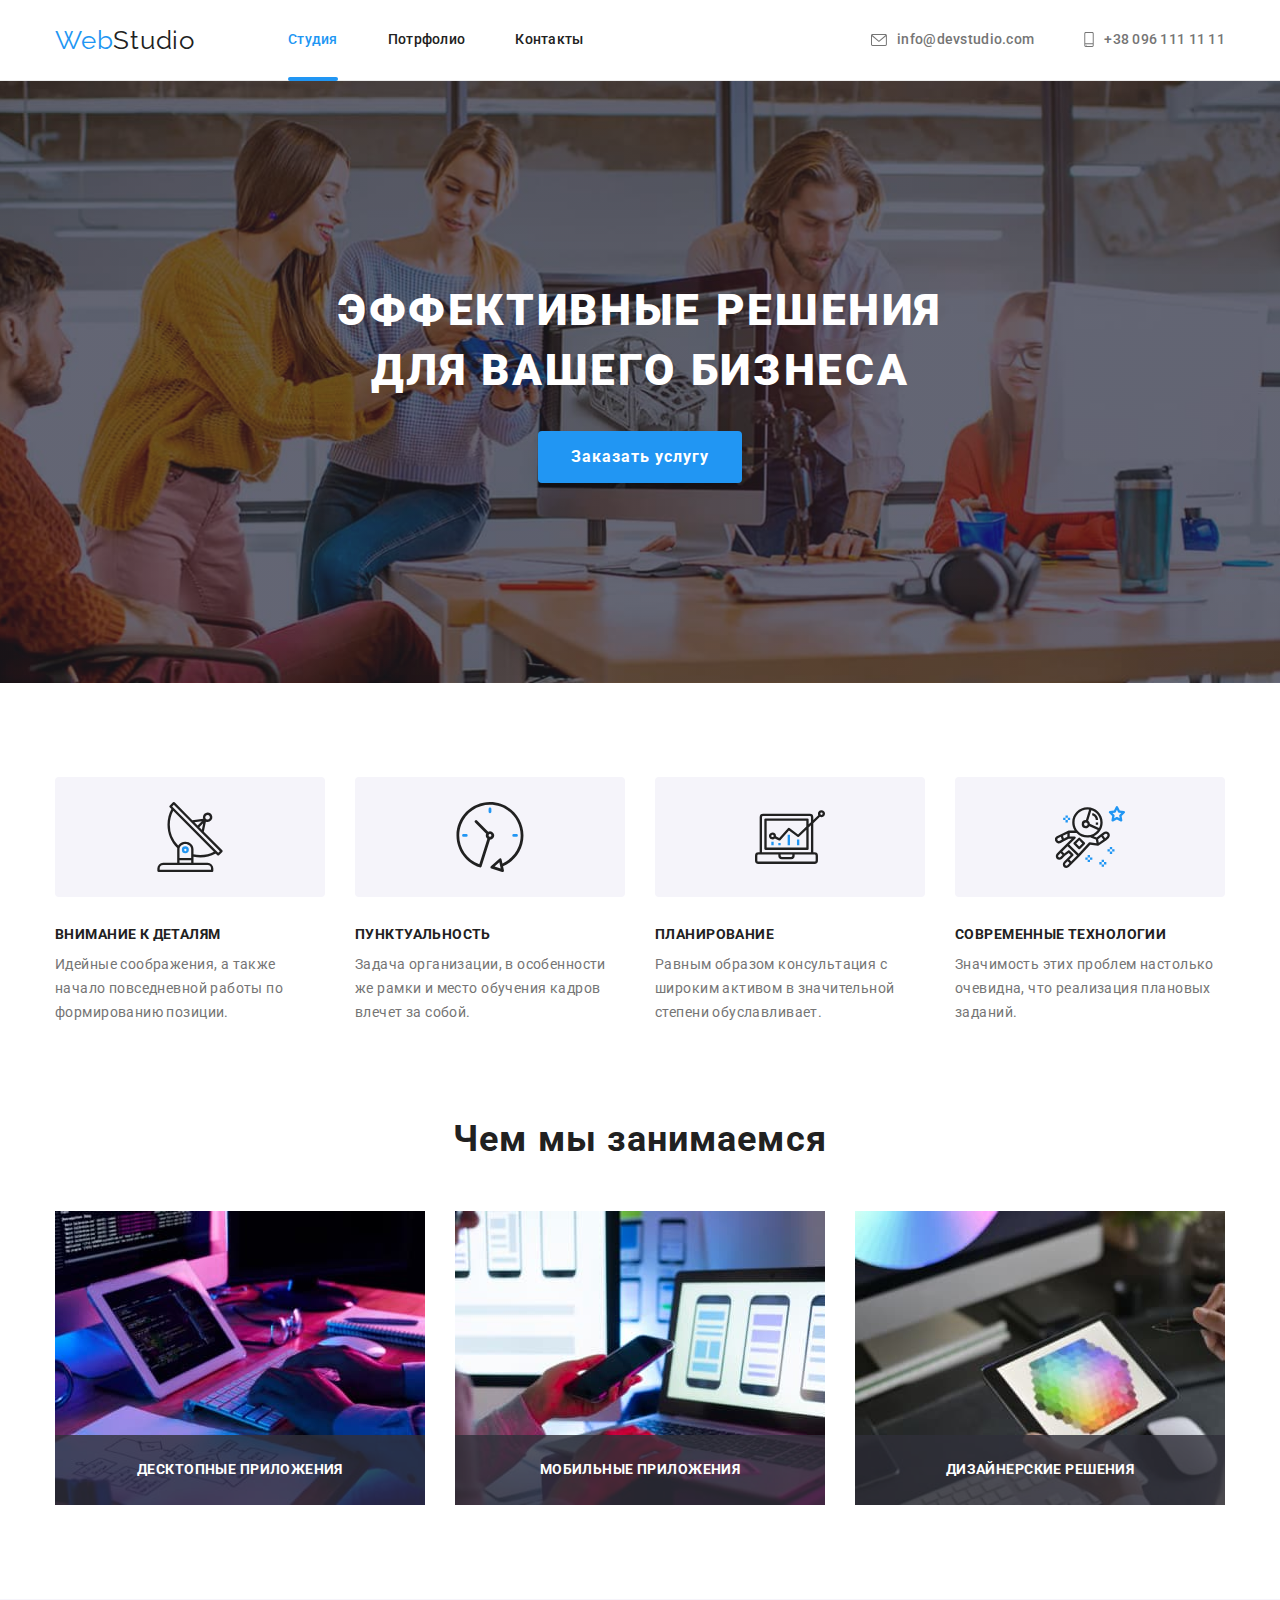
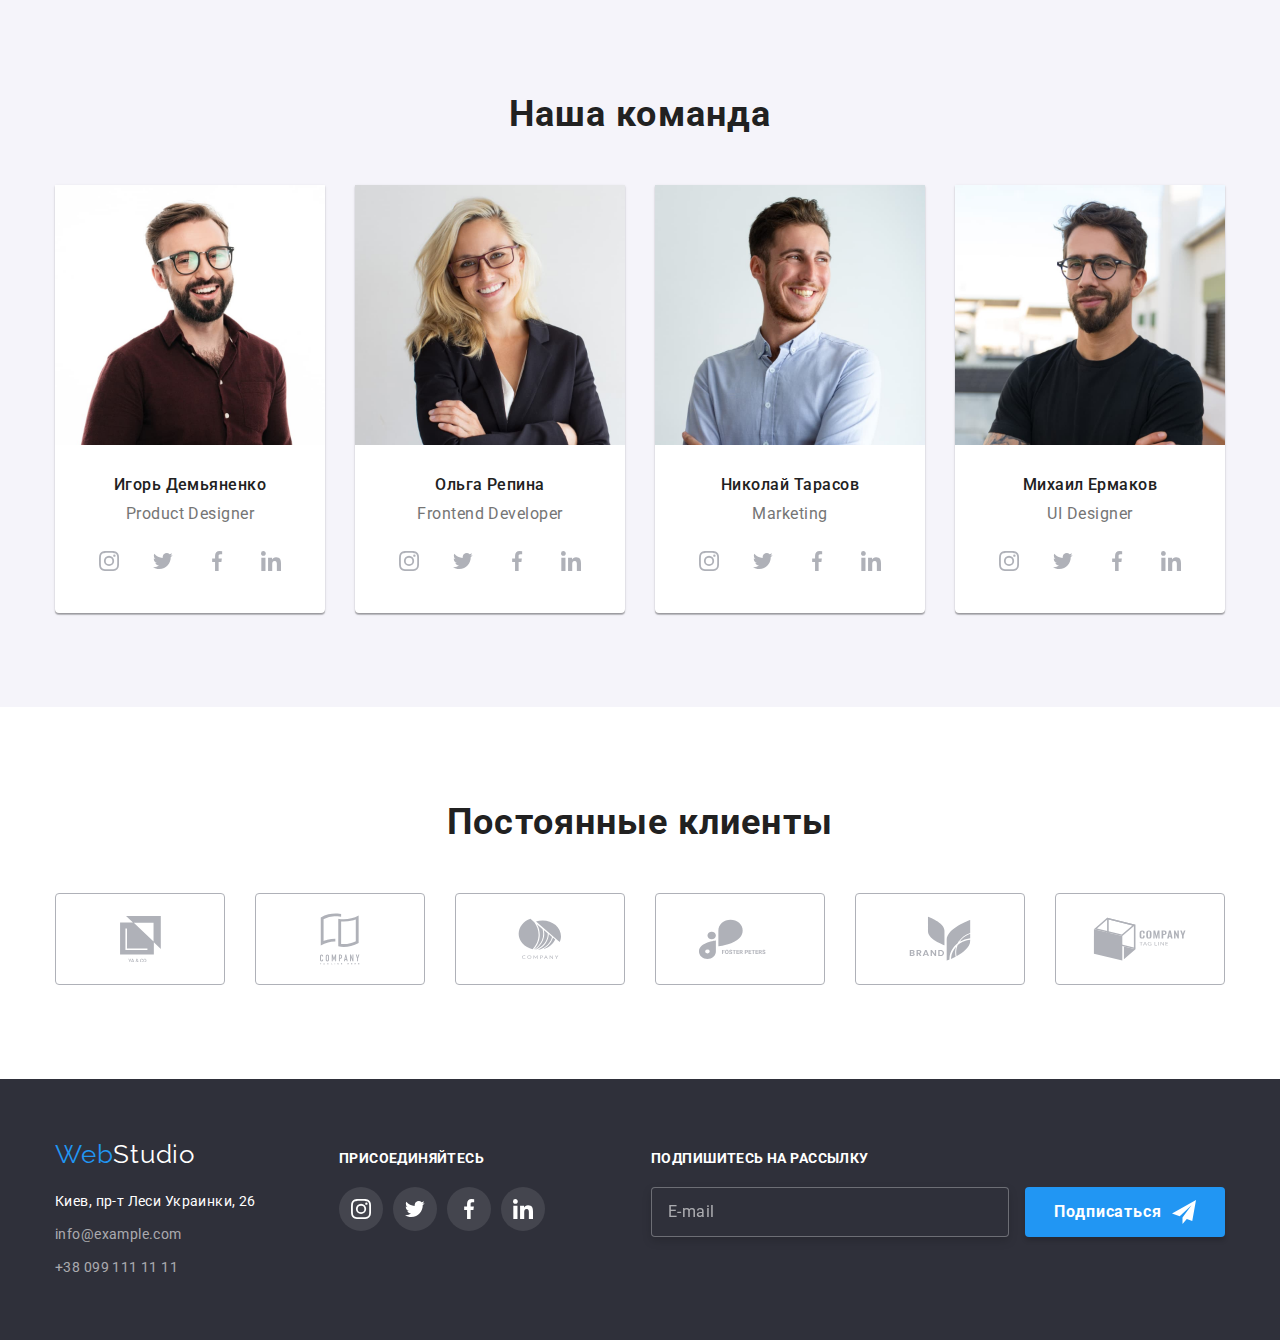
<file: index.html>
<!DOCTYPE html>
<html lang="ru">
  <head>
    <meta charset="UTF-8" />
    <meta http-equiv="X-UA-Compatible" content="IE=edge" />
    <meta name="viewport" content="width=device-width, initial-scale=1.0" />
    <title>Studio</title>
    <link rel="preconnect" href="https://fonts.googleapis.com" />
    <link rel="preconnect" href="https://fonts.gstatic.com" crossorigin />
    <link
      href="https://fonts.googleapis.com/css2?family=Raleway:wght@700&family=Roboto:wght@400;500;700;900&display=swap"
      rel="stylesheet"
    />
    <link
      rel="stylesheet"
      href="https://cdnjs.cloudflare.com/ajax/libs/modern-normalize/1.1.0/modern-normalize.min.css"
    />

    <link rel="stylesheet" href="./css/main.min.css" />
  </head>

  <body class="page">
    <!--MOB HEADER-->
    <header class="mob-header">
      <div class="container">
        <a href="/" class="logo"
          ><span class="logo--first-part">Web</span><span class="logo--second-part">Studio</span></a
        >
        <button type="button" class="mob-header__btn" data-menu-open>
          <svg class="mob-header__icon" width="24px" height="16px">
            <use href="./images/icon.svg#icon-menu"></use>
          </svg>
        </button>
      </div>
    </header>

    <!--Хедер-->
    <header class="header">
      <div class="container">
        <nav class="nav">
          <ul class="header__list list">
            <li class="header__item">
              <a href="./index.html" class="logo"
                ><span class="logo--first-part">Web</span
                ><span class="logo--second-part">Studio</span></a
              >
            </li>
            <li class="header__item">
              <a href="./index.html" class="header__link current">Студия</a>
            </li>
            <li class="header__item">
              <a href="./portfolio.html" class="header__link">Потрфолио</a>
            </li>
            <li class="header__item">
              <a href="#" class="header__link">Контакты</a>
            </li>
          </ul>
        </nav>
        <ul class="header__list list contacts">
          <li class="header__item">
            <a href="mailto:info@devstudio.com" class="header__link header__link--mail"
              ><svg class="header__icon" width="16px" height="12px">
                <use href="./images/icon.svg#icon-envelope"></use></svg
              >info@devstudio.com</a
            >
          </li>

          <li class="header__item">
            <a href="tel:+380961111111" class="header__link header__link--tel"
              ><svg class="header__icon" width="10px" height="15px">
                <use href="./images/icon.svg#icon-smartphone"></use></svg
              >+38 096 111 11 11</a
            >
          </li>
        </ul>
      </div>
    </header>
    <main>
      <!--Hero-->
      <section class="hero section">
        <div class="container">
          <h1 class="hero__text">Эффективные решения для вашего бизнеса</h1>
          <button type="button" class="hero__btn" data-modal-open>Заказать услугу</button>
        </div>
      </section>

      <!--Преимущества-->

      <section class="advantage section">
        <div class="container">
          <h2 class="advantage__title visually-hidden">Преимущества</h2>

          <ul class="advantage__list list">
            <li class="advantage__item">
              <div class="advantage__box">
                <svg class="advantage__icon" width="70px" height="70px">
                  <use href="./images/icon.svg#icon-antenna"></use>
                </svg>
              </div>
              <h3 class="advantage__quality">Внимание к деталям</h3>
              <p class="advantage__text">
                Идейные соображения, а также начало повседневной работы по формированию позиции.
              </p>
            </li>
            <li class="advantage__item">
              <div class="advantage__box">
                <svg class="advantage__icon" width="70px" height="70px">
                  <use href="./images/icon.svg#icon-clock"></use>
                </svg>
              </div>
              <h3 class="advantage__quality">Пунктуальность</h3>
              <p class="advantage__text">
                Задача организации, в особенности же рамки и место обучения кадров влечет за собой.
              </p>
            </li>
            <li class="advantage__item">
              <div class="advantage__box">
                <svg class="advantage__icon" width="70px" height="70px">
                  <use href="./images/icon.svg#icon-diagram"></use>
                </svg>
              </div>
              <h3 class="advantage__quality">Планирование</h3>
              <p class="advantage__text">
                Равным образом консультация с широким активом в значительной степени обуславливает.
              </p>
            </li>
            <li class="advantage-item">
              <div class="advantage__box">
                <svg class="advantage-icon" width="70px" height="70px">
                  <use href="./images/icon.svg#icon-astronaut"></use>
                </svg>
              </div>
              <h3 class="advantage__quality">Современные технологии</h3>
              <p class="advantage__text">
                Значимость этих проблем настолько очевидна, что реализация плановых заданий.
              </p>
            </li>
          </ul>
        </div>
      </section>
      <!--Чем мы занимаемся-->
      <section class="our-work section">
        <div class="container">
          <h2 class="our-work__title">Чем мы занимаемся</h2>

          <ul class="our-work__list list">
            <li class="our-work__item">
              <div class="type-of-work">
                <p class="type-of-work__text">Десктопные приложения</p>
              </div>
              <img
                srcset="./images/desk-pc.jpg 1x, ./images/desk-appx2-min.jpg 2x"
                src="./images/desk-pc.jpg"
                alt="работа за компьютером"
                width="370"
              />
            </li>

            <li class="our-work__item">
              <div class="type-of-work"><p class="type-of-work__text">Мобильные приложения</p></div>
              <img
                srcset="./images/desk-notebook.jpg 1x, ./images/desk-mobappx2jpg-min.jpg 2x"
                src="./images/desk-notebook.jpg"
                alt="работа за ноутбуком"
                width="370"
              />
            </li>

            <li class="our-work__item">
              <div class="type-of-work"><p class="type-of-work__text">Дизайнерские решения</p></div>
              <img
                srcset="./images/desk-tablet.jpg 1x, ./images/deskdesingerx2-min.jpg 2x"
                src="./images/desk-tablet.jpg"
                alt="работа с планшетом"
                width="370"
              />
            </li>
          </ul>
        </div>
      </section>
      <!--Наша команда-->
      <section class="workers section">
        <div class="container">
          <h2 class="workers__title">Наша команда</h2>
          <ul class="workers__list list">
            <li class="workers__item">
              <picture>
                <source
                  srcset="./images/des-demyanenko.jpg 1x, ./images/desk-demyanenko-x2jpg-min.jpg 2x"
                  media="(min-width: 1200px)" />

                <source
                  srcset="./images/tab-demyanenko-min.jpg 1x, ./images/tab-demyanenko-x2-min.jpg 2x"
                  media="(min-width: 768px)" />
                <source
                  srcset="./images/tel-igor.d-min.jpg 1x, ./images/tel-igor.d-x2-min.jpg 2x"
                  media="(min-width: 480px)" />
                <img src="./images/des-demyanenko.jpg" alt="Игорь Демьяненко"
              /></picture>
              <div class="employees">
                <h3 class="wokers__names">Игорь Демьяненко</h3>
                <p class="workers__position">Product Designer</p>
                <ul class="soc-list list">
                  <li class="soc-list__item">
                    <a href="" class="soc-list__link">
                      <svg class="soc-list__icon" width="20" height="20">
                        <use href="./images/icon.svg#icon-instagram"></use></svg
                    ></a>
                  </li>
                  <li class="soc-list__item">
                    <a href="" class="soc-list__link">
                      <svg class="soc-list__icon" width="20" height="20">
                        <use href="./images/icon.svg#icon-twitter"></use></svg
                    ></a>
                  </li>
                  <li class="soc-list__item">
                    <a href="" class="soc-list__link">
                      <svg class="soc-list__icon" width="20" height="20">
                        <use href="./images/icon.svg#icon-facebook"></use></svg
                    ></a>
                  </li>
                  <li class="soc-list__item">
                    <a href="" class="soc-list__link">
                      <svg class="soc-list__icon" width="20" height="20">
                        <use href="./images/icon.svg#icon-linkedin"></use></svg
                    ></a>
                  </li>
                </ul>
              </div>
            </li>
            <li class="workers__item">
              <picture>
                <source
                  srcset="./images/desk-o-repina.jpg 1x, ./images/desk-olha-x2-min.jpg 2x"
                  media="(min-width: 1200px)" />

                <source
                  srcset="./images/tab-repina-min.jpg 1x, ./images/tab-repina-x2-min.jpg 2x"
                  media="(min-width: 768px)" />
                <source
                  srcset="./images/tel-olgajpg-min.jpg 1x, ./images/tel-olga-x2-min.jpg 2x"
                  media="(min-width: 480px)" />
                <img src="./images/desk-o-repina.jpg" alt="Ольга Репина"
              /></picture>
              <div class="employees">
                <h3 class="wokers__names">Ольга Репина</h3>
                <p class="workers__position">Frontend Developer</p>
                <ul class="soc-list list">
                  <li class="soc-list__item">
                    <a href="" class="soc-list__link">
                      <svg class="soc-list__icon" width="20" height="20">
                        <use href="./images/icon.svg#icon-instagram"></use></svg
                    ></a>
                  </li>
                  <li class="soc-list__item">
                    <a href="" class="soc-list__link">
                      <svg class="soc-list__icon" width="20" height="20">
                        <use href="./images/icon.svg#icon-twitter"></use></svg
                    ></a>
                  </li>
                  <li class="soc-list__item">
                    <a href="" class="soc-list__link">
                      <svg class="soc-list__icon" width="20" height="20">
                        <use href="./images/icon.svg#icon-facebook"></use></svg
                    ></a>
                  </li>
                  <li class="soc-list__item">
                    <a href="" class="soc-list__link">
                      <svg class="soc-list__icon" width="20" height="20">
                        <use href="./images/icon.svg#icon-linkedin"></use></svg
                    ></a>
                  </li>
                </ul>
              </div>
            </li>
            <li class="workers__item">
              <picture>
                <source
                  srcset="./images/desk-n.tarasov.jpg 1x, ./images/desk-tarasov-x2-min.jpg 2x"
                  media="(min-width: 1200px)" />

                <source
                  srcset="./images/tab-tarasov-min.jpg 1x, ./images/tab-tarasov-x2-min.jpg 2x"
                  media="(min-width: 768px)" />
                <source
                  srcset="./images/tel-tarasov-min.jpg 1x, ./images/tel-terasov-x2-min.jpg 2x"
                  media="(min-width: 480px)" />
                <img src="./images/desk-n.tarasov.jpg" alt="Николай Тарасов"
              /></picture>
              <div class="employees">
                <h3 class="wokers__names">Николай Тарасов</h3>
                <p class="workers__position">Marketing</p>
                <ul class="soc-list list">
                  <li class="soc-list__item">
                    <a href="" class="soc-list__link">
                      <svg class="soc-list__icon" width="20" height="20">
                        <use href="./images/icon.svg#icon-instagram"></use></svg
                    ></a>
                  </li>
                  <li class="soc-list__item">
                    <a href="" class="soc-list__link">
                      <svg class="soc-list__icon" width="20" height="20">
                        <use href="./images/icon.svg#icon-twitter"></use></svg
                    ></a>
                  </li>
                  <li class="soc-list__item">
                    <a href="" class="soc-list__link">
                      <svg class="soc-list__icon" width="20" height="20">
                        <use href="./images/icon.svg#icon-facebook"></use></svg
                    ></a>
                  </li>
                  <li class="soc-list__item">
                    <a href="" class="soc-list__link">
                      <svg class="soc-list__icon" width="20" height="20">
                        <use href="./images/icon.svg#icon-linkedin"></use></svg
                    ></a>
                  </li>
                </ul>
              </div>
            </li>
            <li class="workers__item">
              <picture>
                <source
                  srcset="./images/desk-ermakov.jpg 1x, ./images/desk-ermakov-x2-min.jpg 2x"
                  media="(min-width: 1200px)" />

                <source
                  srcset="./images/tab-ermakov-min.jpg 1x, ./images/tab-ermakov-x2-min.jpg 2x"
                  media="(min-width: 768px)" />
                <source
                  srcset="./images/tel-ermakov-min.jpg 1x, ./images/tel-emakov-x2-min.jpg 2x"
                  media="(min-width: 480px)" />
                <img src="./images/desk-ermakov.jpg" alt="Михаил Ермаков"
              /></picture>
              <div class="employees">
                <h3 class="wokers__names">Михаил Ермаков</h3>
                <p class="workers__position">UI Designer</p>
                <ul class="soc-list list">
                  <li class="soc-list__item">
                    <a href="" class="soc-list__link">
                      <svg class="soc-list__icon" width="20" height="20">
                        <use href="./images/icon.svg#icon-instagram"></use></svg
                    ></a>
                  </li>
                  <li class="soc-list__item">
                    <a href="" class="soc-list__link">
                      <svg class="soc-list__icon" width="20" height="20">
                        <use href="./images/icon.svg#icon-twitter"></use></svg
                    ></a>
                  </li>
                  <li class="soc-list__item">
                    <a href="" class="soc-list__link">
                      <svg class="soc-list__icon" width="20" height="20">
                        <use href="./images/icon.svg#icon-facebook"></use></svg
                    ></a>
                  </li>
                  <li class="soc-list__item">
                    <a href="" class="soc-list__link">
                      <svg class="soc-list__icon" width="20" height="20">
                        <use href="./images/icon.svg#icon-linkedin"></use></svg
                    ></a>
                  </li>
                </ul>
              </div>
            </li>
          </ul>
        </div>
      </section>

      <!--КЛИЕНТЫ-->

      <section class="permanent-clients section">
        <div class="container partners">
          <h2 class="partners__title">Постоянные клиенты</h2>
          <ul class="clients list">
            <li class="clients__item">
              <a href=" " class="clients__link">
                <svg class="clients__icon" width="41 " height="46.7 ">
                  <use href="./images/icon.svg#icon-logo "></use></svg
              ></a>
            </li>
            <li class="clients__item">
              <a href=" " class="clients__link"
                ><svg class="clients__icon" width="40 " height="52 ">
                  <use href="./images/icon.svg#icon-logo2 "></use>
                </svg>
              </a>
            </li>
            <li class="clients__item">
              <a href=" " class="clients__link">
                <svg class="clients__icon" width="43.46" height="41.18 ">
                  <use href="./images/icon.svg#icon-logo3 "></use>
                </svg>
              </a>
            </li>
            <li class="clients__item">
              <a href=" " class="clients__link">
                <svg class="clients__icon" width="84.44" height="40.62 ">
                  <use href="./images/icon.svg#icon-logo4 "></use>
                </svg>
              </a>
            </li>
            <li class="clients__item">
              <a href=" " class="clients__link">
                <svg class="clients__icon" width="62.54" height="45.43 ">
                  <use href="./images/icon.svg#icon-logo5 "></use>
                </svg>
              </a>
            </li>
            <li class="clients__item">
              <a href=" " class="clients__link">
                <svg class="clients__icon" width="93.79" height="43.93 ">
                  <use href="./images/icon.svg#icon-logo6 "></use>
                </svg>
              </a>
            </li>
          </ul>
        </div>
      </section>
    </main>

    <!--Футер-->

    <footer class="footer">
      <div class="container container-footer">
        <div class="adress-box">
          <a href="./index.html" class="logo adress-box__link"
            ><span class="logo--first-part">Web</span
            ><span class="logo--second-part">Studio</span></a
          >
          <address class="adress">
            <ul class="adress__list list">
              <li class="adress__item">
                <a
                  href="https://www.google.com.ua/maps/place/%D0%B1%D1%83%D0%BB.+%D0%9B%D0%B5%D1%81%D0%B8+%D0%A3%D0%BA%D1%80%D0%B0%D0%B8%D0%BD%D0%BA%D0%B8,+26,+%D0%9A%D0%B8%D0%B5%D0%B2,+02000/@50.4265841,30.5361971,17z/data=!4m13!1m7!3m6!1s0x40d4cf0e033ecbe9:0x57a4dffefec77da0!2z0LHRg9C7LiDQm9C10YHQuCDQo9C60YDQsNC40L3QutC4LCAyNiwg0JrQuNC10LIsIDAyMDAw!3b1!8m2!3d50.4265807!4d30.5383858!3m4!1s0x40d4cf0e033ecbe9:0x57a4dffefec77da0!8m2!3d50.4265807!4d30.5383858?hl=ru "
                  class="adress__link"
                  target="blank "
                >
                  Киев, пр-т Леси Украинки, 26
                </a>
              </li>
              <li class="adress__item">
                <a href="mailto:info@example.com " class="adress__link adress__link--mail"
                  >info@example.com</a
                >
              </li>
              <li class="adress__item">
                <a href="tel:+380991111111 " class="adress__link adress__link--tel"
                  >+38 099 111 11 11</a
                >
              </li>
            </ul>
          </address>
        </div>

        <div class="footer-soc">
          <p class="footer-soc__text title-footer">Присоединяйтесь</p>
          <ul class="footer-soc__list list">
            <li class="footer-soc__item">
              <a href="" class="footer-soc__link">
                <svg class="footer-soc__icon" width="20" height="20">
                  <use href="./images/icon.svg#icon-instagram"></use>
                </svg>
              </a>
            </li>
            <li class="footer-soc__item">
              <a href="" class="footer-soc__link">
                <svg class="footer-soc__icon" width="20" height="20">
                  <use href="./images/icon.svg#icon-twitter"></use>
                </svg>
              </a>
            </li>
            <li class="footer-soc__item">
              <a href="" class="footer-soc__link">
                <svg class="footer-soc__icon" width="20" height="20">
                  <use href="./images/icon.svg#icon-facebook"></use>
                </svg>
              </a>
            </li>
            <li class="footer-soc__item">
              <a href="" class="footer-soc__link">
                <svg class="footer-soc__icon" width="20" height="20">
                  <use href="./images/icon.svg#icon-linkedin"></use>
                </svg>
              </a>
            </li>
          </ul>
        </div>

        <!-- ІНПУТ ФУТЕР -->

        <form class="footer-form">
          <label for="email-footer" class="footer-form__label title-footer"
            >подпишитесь на рассылку</label
          ><input
            name="email-footer"
            class="footer-form__input"
            type="email"
            placeholder="E-mail"
            id="email-footer"
          />
          <button type="submit" class="footer-form__btn">
            Подписаться
            <svg class="footer-form__svg" width="24" height="24">
              <use href="./images/icon.svg#icon-icon-send"></use>
            </svg>
          </button>
        </form>
      </div>
    </footer>

    <!--МОДАЛЬНЕ ВІКНО-->

    <div class="backdrop is-hidden" data-modal>
      <div class="modal">
        <button type="button" class="modal__btn" data-modal-close>
          <svg class="modal__icon" width="18" height="18">
            <use href="./images/icon.svg#icon-close-black"></use>
          </svg>
        </button>
        <!--ФОРМИ-->
        <form class="modal-form">
          <p class="modal-form__title">Оставьте свои данные, мы вам перезвоним</p>
          <ul class="modal-form__list list">
            <li class="modal-form__item">
              <label class="modal-form__label" for="user-name">Имя</label
              ><input
                class="modal-form__input"
                type="text"
                id="user-name"
                name="user-name"
                required
              />
              <svg class="modal-form__svg" width="18" height="18">
                <use href="./images/icon.svg#icon-person-black"></use>
              </svg>
            </li>
            <li class="modal-form__item">
              <label class="modal-form__label" for="tel">Телефон</label
              ><input class="modal-form__input" type="tel" name="phone" id="tel" required /><svg
                class="modal-form__svg"
                width="18"
                height="18"
              >
                <use href="./images/icon.svg#icon-phone-black"></use>
              </svg>
            </li>
            <li class="modal-form__item">
              <label class="modal-form__label" for="mail">Почта</label
              ><input class="modal-form__input" type="email" name="mail" id="mail" required /><svg
                class="modal-form__svg"
                width="18"
                height="18"
              >
                <use href="./images/icon.svg#icon-email-black"></use>
              </svg>
            </li>
            <li class="modal-form__item">
              <label class="modal-form__label" for="comments">Комментарий</label
              ><textarea
                class="modal-form__input comments"
                placeholder="Введите текст"
                id="comments"
                name="comments"
              ></textarea>
            </li>
            <li class="modal-form__item">
              <input
                class="modal-form__input agreement visually-hidden"
                type="checkbox"
                id="agreement"
                name="agreement"
              />

              <label class="modal-form__label modal-form__agreement" for="agreement"
                ><span class="modal-form__icon-agreement"
                  ><svg class="modal-form__svg-agreement" width="16" height="15">
                    <use href="./images/icon.svg#icon-vector-check"></use></svg
                ></span>
                &nbsp;Соглашаюсь с рассылкой и принимаю&nbsp;
                <a class="modal-form__agreement-link" href="">Условия договора</a>
              </label>
            </li>
          </ul>
          <button type="submit" class="modal-form__btn">Отправить</button>
        </form>
      </div>
    </div>

    <!--MENU-MODAL-->

    <div class="backdrop is-hidden" data-menu>
      <div class="menu">
        <button type="button" class="menu__close-btn" data-menu-close>
          <svg class="menu__icon" width="30" height="30">
            <use href="./images/icon.svg#icon-close-black"></use>
          </svg>
        </button>
        <ul class="menu-list list">
          <li class="menu-list__item">
            <a href="./index.html" class="menu-list__link current">Студия</a>
          </li>
          <li class="menu-list__item">
            <a href="./portfolio.html" class="menu-list__link">Портфолио</a>
          </li>
          <li class="menu-list__item">
            <a href="#" class="menu-list__link">Контакты</a>
          </li>
        </ul>
        <ul class="mob-menu__list list">
          <li class="mob-menu__item">
            <a href="tel:+380961111111" class="mob-menu__link mob-menu__link--tel">
              +38 096 111 11 11</a
            >
          </li>
          <li class="mob-menu__item">
            <a href="mailto:info@devstudio.com" class="mob-menu__link mob-menu__link--mail"
              >info@devstudio.com</a
            >
          </li>

          <li class="mob-menu__item">
            <div class="mob-soc">
              <ul class="mob-soc__list list">
                <li class="mob-soc__item"><a href="" class="mob-soc__link link">Instagram</a></li>
                <li class="mob-soc__item"><a href="" class="mob-soc__link link">Twittwer</a></li>
                <li class="mob-soc__item"><a href="" class="mob-soc__link link">Facebook</a></li>
                <li class="mob-soc__item"><a href="" class="mob-soc__link link">Linkedin</a></li>
              </ul>
            </div>
          </li>
        </ul>
      </div>
    </div>

    <script src="./js/mobile-menu.js"></script>
    <script src="./js/modal.js"></script>
  </body>
</html>
</file>
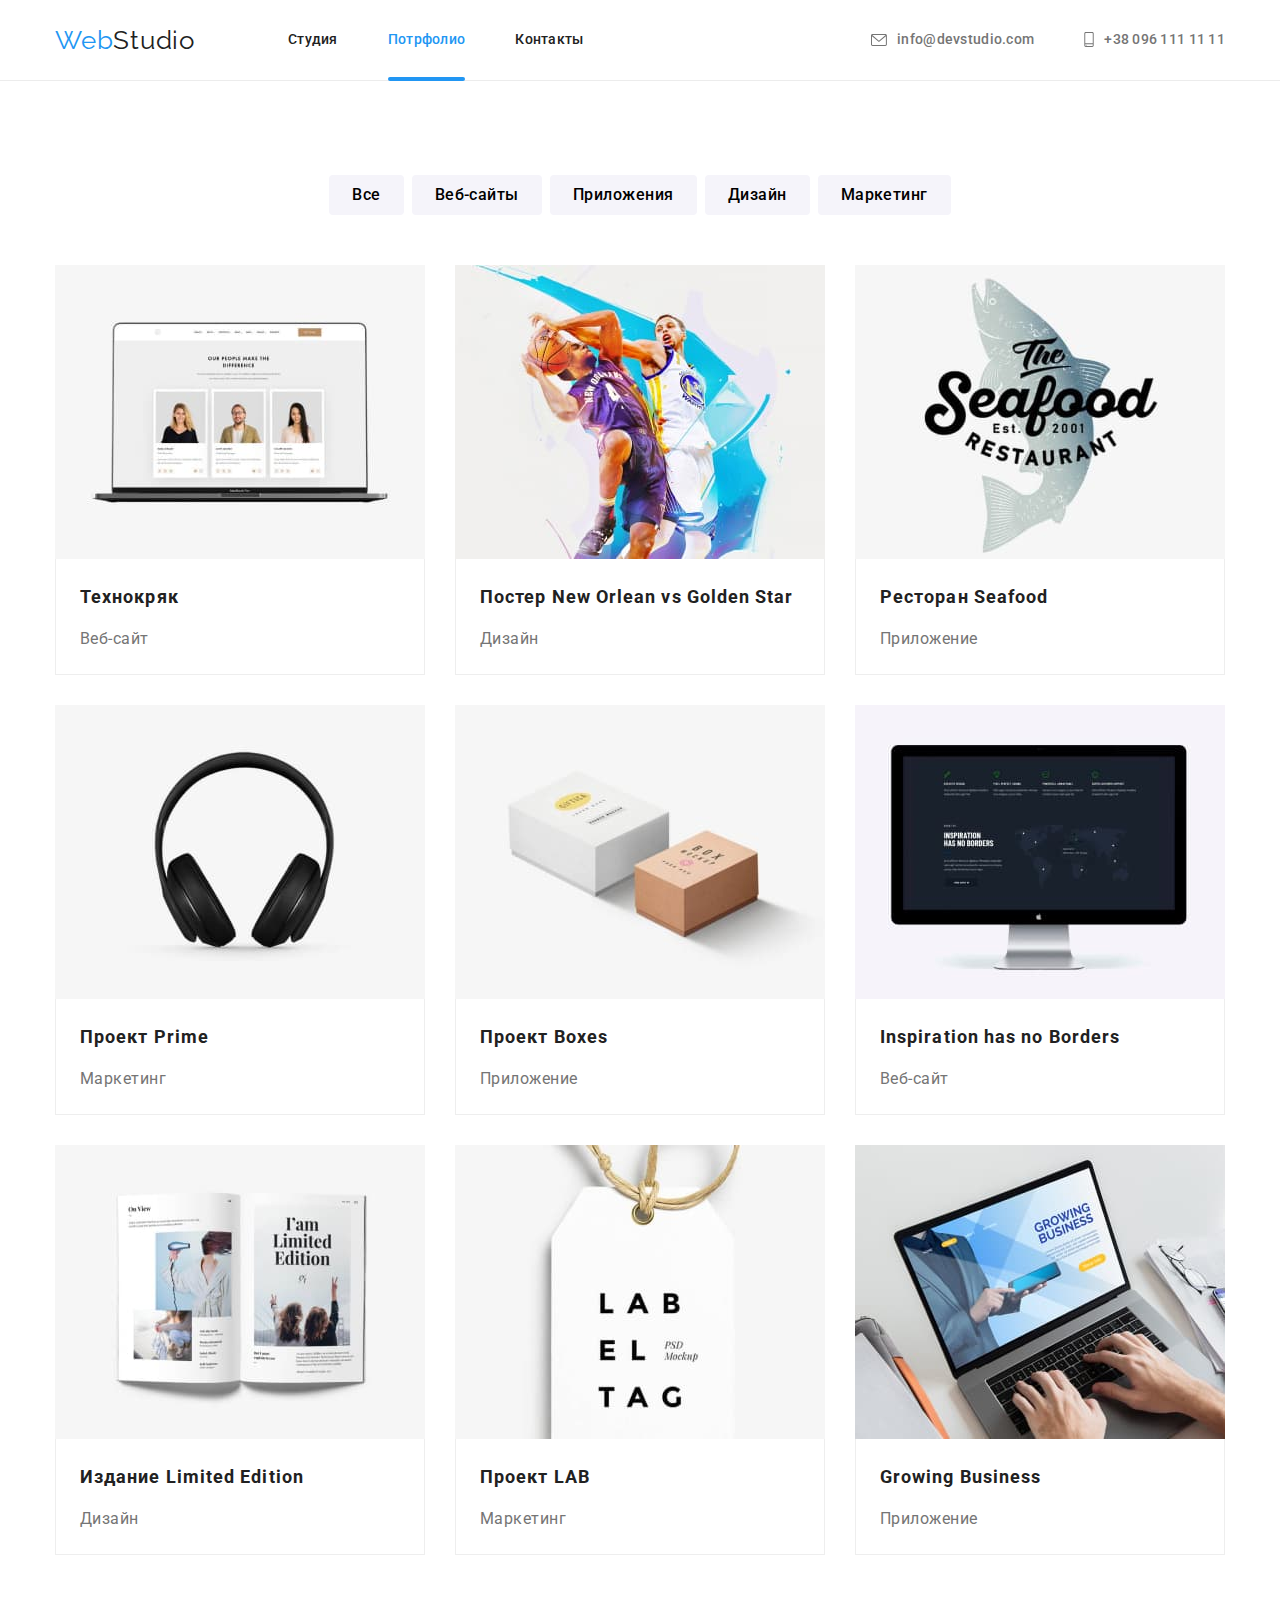
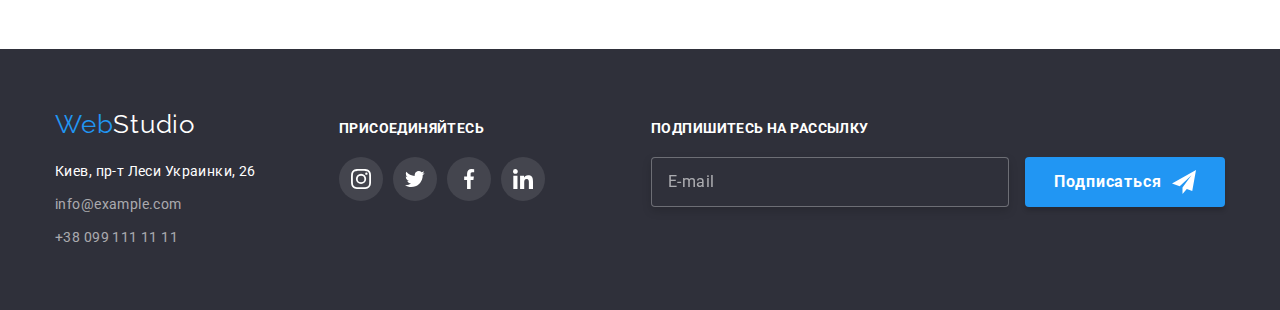
<file: portfolio.html>
<!DOCTYPE html>
<html lang="ru">
  <head>
    <meta charset="UTF-8" />
    <meta http-equiv="X-UA-Compatible" content="IE=edge" />
    <meta name="viewport" content="width=device-width, initial-scale=1.0" />
    <title>Portfolio</title>
    <link rel="preconnect" href="https://fonts.googleapis.com" />
    <link rel="preconnect" href="https://fonts.gstatic.com" crossorigin />
    <link
      href="https://fonts.googleapis.com/css2?family=Raleway:wght@700&family=Roboto:wght@400;500;700;900&display=swap"
      rel="stylesheet"
    />
    <link
      rel="stylesheet"
      href="https://cdnjs.cloudflare.com/ajax/libs/modern-normalize/1.1.0/modern-normalize.min.css"
    />
    <link rel="stylesheet" href="./css/main.min.css" />
  </head>

  <body class="page">
    <!--MOB HEADER-->
    <header class="mob-header">
      <div class="container">
        <a href="/" class="logo"
          ><span class="logo--first-part">Web</span><span class="logo--second-part">Studio</span></a
        >
        <button type="button" class="mob-header__btn" data-menu-open>
          <svg class="mob-header__icon" width="24px" height="16px">
            <use href="./images/icon.svg#icon-menu"></use>
          </svg>
        </button>
      </div>
    </header>

    <!--Хедер-->
    <header class="header">
      <div class="container">
        <nav class="nav">
          <ul class="header__list list">
            <li class="header__item">
              <a href="./index.html" class="logo"
                ><span class="logo--first-part">Web</span
                ><span class="logo--second-part">Studio</span></a
              >
            </li>
            <li class="header__item">
              <a href="./index.html" class="header__link">Студия</a>
            </li>
            <li class="header__item">
              <a href="./portfolio.html" class="header__link current">Потрфолио</a>
            </li>
            <li class="header__item">
              <a href="#" class="header__link">Контакты</a>
            </li>
          </ul>
        </nav>
        <ul class="header__list list contacts">
          <li class="header__item">
            <a href="mailto:info@devstudio.com" class="header__link header__link--mail"
              ><svg class="header__icon" width="16px" height="12px">
                <use href="./images/icon.svg#icon-envelope"></use></svg
              >info@devstudio.com</a
            >
          </li>

          <li class="header__item">
            <a href="tel:+380961111111" class="header__link header__link--tel"
              ><svg class="header__icon" width="10px" height="15px">
                <use href="./images/icon.svg#icon-smartphone"></use></svg
              >+38 096 111 11 11</a
            >
          </li>
        </ul>
      </div>
    </header>
    <!--Основна секція-->
    <main>
      <section class="portfolio section">
        <div class="container">
          <h1 class="portfolio__title visually-hidden">Примеры работ</h1>
          <!--Кнопки для фільтру-->
          <ul class="btn-list list">
            <li class="btn-list__item">
              <button type="button" class="btn-list__btn">Все</button>
            </li>
            <li class="btn-list__item">
              <button type="button" class="btn-list__btn">Веб-сайты</button>
            </li>
            <li class="btn-list__item">
              <button type="button" class="btn-list__btn">Приложения</button>
            </li>
            <li class="btn-list__item">
              <button type="button" class="btn-list__btn">Дизайн</button>
            </li>
            <li class="btn-list__item">
              <button type="button" class="btn-list__btn">Маркетинг</button>
            </li>
          </ul>
          <!--Картинки-посилання-->
          <ul class="portfolio list">
            <li class="portfolio__item">
              <a href="#" class="portfolio__link link">
                <div class="card">
                  <picture>
                    <source
                      srcset="./images/deskcryak.jpg 1x, ./images/desk-cryak-x2-min.jpg 2x"
                      media="(min-width: 1200px)" />

                    <source
                      srcset="./images/tab-cryak-min.jpg 1x, ./images/tab-cryak-x2-min.jpg 2x"
                      media="(min-width: 768px)" />
                    <source
                      srcset="./images/tel-cryak-min.jpg 1x, ./images/tel-cryak-x2-min.jpg 2x"
                      media="(min-width: 480px)" />
                    <img src="./images/deskcryak.jpg" alt="ноутбук"
                  /></picture>

                  <p class="card__text">
                    Ресурс предлагает комплексные предложения с разным уровнем функционала и
                    сервисов. Все это позволит посетителю получить исчерпывающие сведения о компании
                    или частном лице.
                  </p>
                </div>

                <div class="project">
                  <h2 class="project__name">Технокряк</h2>
                  <p class="project__kind">Веб-сайт</p>
                </div>
              </a>
            </li>
            <li class="portfolio__item">
              <a href="#" class="portfolio__link link">
                <div class="card">
                  <picture>
                    <source
                      srcset="./images/desk-poster.jpg 1x, ./images/desk-poster-x2-min.jpg 2x"
                      media="(min-width: 1200px)" />

                    <source
                      srcset="./images/tab-poster-min.jpg 1x, ./images/tab-poster-x2-min.jpg 2x"
                      media="(min-width: 768px)" />
                    <source
                      srcset="./images/tel-orlean-min.jpg 1x, ./images/tel-orlean-x2-min.jpg 2x"
                      media="(min-width: 480px)" />
                    <img src="./images/desk-poster.jpg" alt="два баскетболиста"
                  /></picture>

                  <p class="card__text">
                    Ресурс предлагает комплексные предложения с разным уровнем функционала и
                    сервисов. Все это позволит посетителю получить исчерпывающие сведения о компании
                    или частном лице.
                  </p>
                </div>

                <div class="project">
                  <h2 class="project__name">Постер New Orlean vs Golden Star</h2>
                  <p class="project__kind">Дизайн</p>
                </div>
              </a>
            </li>
            <li class="portfolio__item">
              <a href="#" class="portfolio__link link">
                <div class="card">
                  <picture>
                    <source
                      srcset="./images/desk-seafood.jpg 1x, ./images/desk-seafood-x2-min.jpg 2x"
                      media="(min-width: 1200px)" />

                    <source
                      srcset="./images/tab-seafood-min.jpg 1x, ./images/tab-seafood-x2-min.jpg 2x"
                      media="(min-width: 768px)" />
                    <source
                      srcset="./images/tel-seafood-min.jpg 1x, ./images/tel-seafood-x2-min.jpg 2x"
                      media="(min-width: 480px)" />
                    <img src="./images/desk-seafood.jpg" alt="эмблема ресторана"
                  /></picture>

                  <p class="card__text">
                    Ресурс предлагает комплексные предложения с разным уровнем функционала и
                    сервисов. Все это позволит посетителю получить исчерпывающие сведения о компании
                    или частном лице.
                  </p>
                </div>
                <div class="project">
                  <h2 class="project__name">Ресторан Seafood</h2>
                  <p class="project__kind">Приложение</p>
                </div>
              </a>
            </li>
            <li class="portfolio__item">
              <a href="#" class="portfolio__link link">
                <div class="card">
                  <picture>
                    <source
                      srcset="./images/desk-prime.jpg 1x, ./images/tab-prime-x2-min.jpg 2x"
                      media="(min-width: 1200px)" />

                    <source
                      srcset="./images/tab-prime-min.jpg 1x, ./images/tab-prime-x2-min.jpg 2x"
                      media="(min-width: 768px)" />
                    <source
                      srcset="./images/tel-prime-min.jpg 1x, ./images/tel-prime-x2-min.jpg 2x"
                      media="(min-width: 480px)" />
                    <img src="./images/desk-prime.jpg" alt="наушники"
                  /></picture>

                  <p class="card__text">
                    Ресурс предлагает комплексные предложения с разным уровнем функционала и
                    сервисов. Все это позволит посетителю получить исчерпывающие сведения о компании
                    или частном лице.
                  </p>
                </div>
                <div class="project">
                  <h2 class="project__name">Проект Prime</h2>
                  <p class="project__kind">Маркетинг</p>
                </div>
              </a>
            </li>
            <li class="portfolio__item">
              <a href="#" class="portfolio__link link">
                <div class="card">
                  <picture>
                    <source
                      srcset="./images/desk-boxes.jpg 1x, ./images/desk-boxes-x2-min.jpg 2x"
                      media="(min-width: 1200px)" />

                    <source
                      srcset="./images/tab-boxes-min.jpg 1x, ./images/tab-boxes-x2-min.jpg 2x"
                      media="(min-width: 768px)" />
                    <source
                      srcset="./images/tel-boxes-min.jpg 1x, ./images/tel-bpxes-x2-min.jpg 2x"
                      media="(min-width: 480px)" />
                    <img src="./images/desk-boxes.jpg" alt="коробки"
                  /></picture>

                  <p class="card__text">
                    Ресурс предлагает комплексные предложения с разным уровнем функционала и
                    сервисов. Все это позволит посетителю получить исчерпывающие сведения о компании
                    или частном лице.
                  </p>
                </div>
                <div class="project">
                  <h2 class="project__name">Проект Boxes</h2>
                  <p class="project__kind">Приложение</p>
                </div>
              </a>
            </li>
            <li class="portfolio__item">
              <a href="#" class="portfolio__link link">
                <div class="card">
                  <picture>
                    <source
                      srcset="./images/deskcopm.jpg 1x, ./images/desk-comp-x2-min.jpg 2x"
                      media="(min-width: 1200px)" />

                    <source
                      srcset="./images/tab-comp-min.jpg 1x, ./images/tab-comp-x2-min.jpg 2x"
                      media="(min-width: 768px)" />
                    <source
                      srcset="./images/tel-comp-min.jpg 1x, ./images/tel-comp-x2-min.jpg 2x"
                      media="(min-width: 480px)" />
                    <img src="./images/deskcopm.jpg" alt="монитор"
                  /></picture>

                  <p class="card__text">
                    Ресурс предлагает комплексные предложения с разным уровнем функционала и
                    сервисов. Все это позволит посетителю получить исчерпывающие сведения о компании
                    или частном лице.
                  </p>
                </div>
                <div class="project">
                  <h2 class="project__name">Inspiration has no Borders</h2>
                  <p class="project__kind">Веб-сайт</p>
                </div>
              </a>
            </li>
            <li class="portfolio__item">
              <a href="#" class="portfolio__link link">
                <div class="card">
                  <picture>
                    <source
                      srcset="./images/desk-limited.jpg 1x, ./images/desk-limited-x2jpg-min.jpg 2x"
                      media="(min-width: 1200px)" />

                    <source
                      srcset="./images/tab-limited-min.jpg 1x, ./images/tab-limited-x2-min.jpg 2x"
                      media="(min-width: 768px)" />
                    <source
                      srcset="./images/tel-limited-min.jpg 1x, ./images/tel-limited-x2-min.jpg 2x"
                      media="(min-width: 480px)" />
                    <img src="./images/desk-limited.jpg" alt="книга"
                  /></picture>

                  <p class="card__text">
                    Ресурс предлагает комплексные предложения с разным уровнем функционала и
                    сервисов. Все это позволит посетителю получить исчерпывающие сведения о компании
                    или частном лице.
                  </p>
                </div>
                <div class="project">
                  <h2 class="project__name">Издание Limited Edition</h2>
                  <p class="project__kind">Дизайн</p>
                </div>
              </a>
            </li>
            <li class="portfolio__item">
              <a href="#" class="portfolio__link link">
                <div class="card">
                  <picture>
                    <source
                      srcset="./images/desk-lab.jpg 1x, ./images/desk-lab-x2-min.jpg 2x"
                      media="(min-width: 1200px)" />

                    <source
                      srcset="./images/tab-lab-min.jpg 1x, ./images/tab-lab-x2-min.jpg 2x"
                      media="(min-width: 768px)" />
                    <source
                      srcset="./images/tel-lab-min.jpg 1x, ./images/tel-lab-x2-min.jpg 2x"
                      media="(min-width: 480px)" />
                    <img src="./images/desk-lab.jpg" alt="этикетка lab"
                  /></picture>

                  <p class="card__text">
                    Ресурс предлагает комплексные предложения с разным уровнем функционала и
                    сервисов. Все это позволит посетителю получить исчерпывающие сведения о компании
                    или частном лице.
                  </p>
                </div>
                <div class="project">
                  <h2 class="project__name">Проект LAB</h2>
                  <p class="project__kind">Маркетинг</p>
                </div>
              </a>
            </li>
            <li class="portfolio__item">
              <a href="#" class="portfolio__link link">
                <div class="card">
                  <picture>
                    <source
                      srcset="./images/desk-grow.jpg 1x, ./images/desk-grow-x2-min.jpg 2x"
                      media="(min-width: 1200px)" />

                    <source
                      srcset="./images/tab-drow-min.jpg 1x, ./images/tab-grow-x2-min.jpg 2x"
                      media="(min-width: 768px)" />
                    <source
                      srcset="./images/tel-grow-min.jpg 1x, ./images/tel-grow-x2-min.jpg 2x"
                      media="(min-width: 480px)" />
                    <img src="./images/desk-grow.jpg" alt="работа за ноутбуком"
                  /></picture>

                  <p class="card__text">
                    Ресурс предлагает комплексные предложения с разным уровнем функционала и
                    сервисов. Все это позволит посетителю получить исчерпывающие сведения о компании
                    или частном лице.
                  </p>
                </div>
                <div class="project">
                  <h2 class="project__name">Growing Business</h2>
                  <p class="project__kind">Приложение</p>
                </div>
              </a>
            </li>
          </ul>
        </div>
      </section>
    </main>

    <!--Футер-->

    <footer class="footer">
      <div class="container container-footer">
        <div class="adress-box">
          <a href="/ " class="logo adress-box__link"
            ><span class="logo--first-part">Web</span
            ><span class="logo--second-part">Studio</span></a
          >
          <address class="adress">
            <ul class="adress__list list">
              <li class="adress__item">
                <a
                  href="https://www.google.com.ua/maps/place/%D0%B1%D1%83%D0%BB.+%D0%9B%D0%B5%D1%81%D0%B8+%D0%A3%D0%BA%D1%80%D0%B0%D0%B8%D0%BD%D0%BA%D0%B8,+26,+%D0%9A%D0%B8%D0%B5%D0%B2,+02000/@50.4265841,30.5361971,17z/data=!4m13!1m7!3m6!1s0x40d4cf0e033ecbe9:0x57a4dffefec77da0!2z0LHRg9C7LiDQm9C10YHQuCDQo9C60YDQsNC40L3QutC4LCAyNiwg0JrQuNC10LIsIDAyMDAw!3b1!8m2!3d50.4265807!4d30.5383858!3m4!1s0x40d4cf0e033ecbe9:0x57a4dffefec77da0!8m2!3d50.4265807!4d30.5383858?hl=ru "
                  class="adress__link"
                  target="blank "
                >
                  Киев, пр-т Леси Украинки, 26
                </a>
              </li>
              <li class="adress__item">
                <a href="mailto:info@example.com " class="adress__link adress__link--mail"
                  >info@example.com</a
                >
              </li>
              <li class="adress__item">
                <a href="tel:+380991111111 " class="adress__link adress__link--tel"
                  >+38 099 111 11 11</a
                >
              </li>
            </ul>
          </address>
        </div>

        <div class="footer-soc">
          <p class="footer-soc__text title-footer">Присоединяйтесь</p>
          <ul class="footer-soc__list list">
            <li class="footer-soc__item">
              <a href="" class="footer-soc__link">
                <svg class="footer-soc__icon" width="20" height="20">
                  <use href="./images/icon.svg#icon-instagram"></use>
                </svg>
              </a>
            </li>
            <li class="footer-soc__item">
              <a href="" class="footer-soc__link">
                <svg class="footer-soc__icon" width="20" height="20">
                  <use href="./images/icon.svg#icon-twitter"></use>
                </svg>
              </a>
            </li>
            <li class="footer-soc__item">
              <a href="" class="footer-soc__link">
                <svg class="footer-soc__icon" width="20" height="20">
                  <use href="./images/icon.svg#icon-facebook"></use>
                </svg>
              </a>
            </li>
            <li class="footer-soc__item">
              <a href="" class="footer-soc__link">
                <svg class="footer-soc__icon" width="20" height="20">
                  <use href="./images/icon.svg#icon-linkedin"></use>
                </svg>
              </a>
            </li>
          </ul>
        </div>

        <!-- ІНПУТ ФУТЕР -->

        <form class="footer-form">
          <label for="email-footer" class="footer-form__label title-footer"
            >подпишитесь на рассылку</label
          ><input
            name="email-footer"
            class="footer-form__input"
            type="email"
            placeholder="E-mail"
            id="email-footer"
          />
          <button type="submit" class="footer-form__btn">
            Подписаться
            <svg class="footer-form__svg" width="24" height="24">
              <use href="./images/icon.svg#icon-icon-send"></use>
            </svg>
          </button>
        </form>
      </div>
    </footer>
    <!--MENU-MODAL-->
    <div class="backdrop is-hidden" data-menu>
      <div class="menu">
        <button type="button" class="menu__close-btn" data-menu-close>
          <svg class="menu__icon" width="30" height="30">
            <use href="./images/icon.svg#icon-close-black"></use>
          </svg>
        </button>
        <ul class="menu-list list">
          <li class="menu-list__item">
            <a href="./index.html" class="menu-list__link">Студия</a>
          </li>
          <li class="menu-list__item">
            <a href="./portfolio.html" class="menu-list__link current">Портфолио</a>
          </li>
          <li class="menu-list__item">
            <a href="#" class="menu-list__link">Контакты</a>
          </li>
        </ul>
        <ul class="mob-menu__list list">
          <li class="mob-menu__item">
            <a href="tel:+380961111111" class="mob-menu__link mob-menu__link--tel">
              +38 096 111 11 11</a
            >
          </li>
          <li class="mob-menu__item">
            <a href="mailto:info@devstudio.com" class="mob-menu__link mob-menu__link--mail"
              >info@devstudio.com</a
            >
          </li>

          <li class="mob-menu__item">
            <div class="mob-soc">
              <ul class="mob-soc__list list">
                <li class="mob-soc__item"><a href="" class="mob-soc__link link">Instagram</a></li>
                <li class="mob-soc__item"><a href="" class="mob-soc__link link">Twittwer</a></li>
                <li class="mob-soc__item"><a href="" class="mob-soc__link link">Facebook</a></li>
                <li class="mob-soc__item"><a href="" class="mob-soc__link link">Linkedin</a></li>
              </ul>
            </div>
          </li>
        </ul>
      </div>
    </div>
    <script src="./js/mobile-menu.js"></script>
  </body>
</html>
</file>
<file: css/main.min.css>
:root{--primary-text-color: #757575;--title-text-color: #212121;--accent-color: #2196f3;--main-color-background: #ffffff;--hunter-footer-backg-color: #2f303a;--secondary-text-color: #ffffff}body{margin:0;font-family:"Roboto","Raleway",sans-serif;color:var(--primary-text-color)}h1,h2,h3,h4,h5,h6,ul,p{margin:0;padding:0}img{display:block;max-width:100%;height:auto}.visually-hidden{position:absolute;white-space:nowrap;width:1px;height:1px;overflow:hidden;border:0;padding:0;clip:rect(0 0 0 0);clip-path:inset(50%);margin:-1px}.container{width:100%;margin:0 auto;padding:0 15px}@media screen and (min-width: 480px){.container{max-width:480px}}@media screen and (min-width: 768px){.container{max-width:768px}}@media screen and (min-width: 1200px){.container{max-width:1200px}}@media screen and (min-width: 320px){.section{padding-top:60px;padding-bottom:60px}}@media screen and (min-width: 1200px){.section{padding-top:94px;padding-bottom:94px}}.list{list-style:none}.link{font-style:normal;text-decoration:none}.no-scroll{overflow:hidden}.mob-header{border-bottom:1px solid #ececec}@media screen and (min-width: 768px){.mob-header{display:none}}.mob-header .container{display:flex;justify-content:space-between;align-items:center;padding-top:16px;padding-bottom:16px}.mob-header .logo{padding:0}.mob-header__btn{width:40px;height:40px;background-color:#fff;border:rgba(0,0,0,0);cursor:pointer}.mob-header__icon{fill:var(--title-text-color);transition:fill 250ms cubic-bezier(0.4, 0, 0.2, 1)}.mob-header__btn:hover .mob-header__icon,.mob-header__btn:focus .mob-header__icon{fill:var(--accent-color)}.menu{display:flex;flex-direction:column;justify-content:space-between;width:100vw;height:100vh;background-color:#fff;padding:40px 40px 70px;overflow:auto}@media screen and (min-width: 480px){.menu{padding:48px 40px}}@media screen and (min-width: 768px){.menu{padding:10px 40px}}.menu-list__item:not(:last-child){margin-bottom:32px}@media screen and (min-width: 768px){.menu-list__item:not(:last-child){margin-bottom:10px}}.mob-menu__item:nth-child(2){margin-bottom:64px}.mob-menu__item:first-child{margin-bottom:32px}.menu__close-btn{display:flex;justify-content:center;align-items:center;position:absolute;border:1px solid rgba(0,0,0,0);background-color:rgba(0,0,0,0);cursor:pointer;width:40px;height:40px;right:15px;top:10px}.menu__icon{transition:fill 250ms cubic-bezier(0.4, 0, 0.2, 1)}.menu__close-btn:hover .menu__icon{fill:var(--accent-color)}.mob-soc__list{display:flex}.mob-soc__item{padding-left:10px;padding-right:10px;font-weight:500;font-size:11px;line-height:1.12;letter-spacing:.02em}.mob-soc__item:not(:last-child){border-right:1px solid rgba(33,33,33,.2)}.mob-soc__item:first-child{padding-left:0}@media screen and (min-width: 480px){.mob-soc__item{font-size:18px;line-height:1.22}}.mob-soc__link{width:100%;height:100%;color:var(--accent-color)}.mob-menu__link--tel{text-decoration:none;font-weight:500;font-size:25px;line-height:1.18;letter-spacing:.02em;color:var(--accent-color)}@media screen and (min-width: 480px){.mob-menu__link--tel{font-size:40px}}.mob-menu__link--mail{text-decoration:none;font-weight:500;font-size:24px;line-height:1.17;letter-spacing:.02em;color:#757575}.menu-list__item .menu-list__link{font-weight:500;font-size:40px;line-height:1.18;letter-spacing:.02em;text-decoration:none;color:var(--title-text-color);transition:color 250ms cubic-bezier(0.4, 0, 0.2, 1)}.menu-list__item .menu-list__link:hover{color:var(--accent-color)}.menu-list__link.current{color:var(--accent-color)}.header{border-bottom:1px solid #ececec;background-color:var(--main-color-background)}@media screen and (max-width: 767px){.header{display:none}}.header .container{display:flex;align-items:center}.header__link.current{color:var(--accent-color);position:relative}.header__link.current::after{content:"";position:absolute;width:100%;height:4px;background-color:var(--accent-color);border-radius:2px;bottom:-1px}.logo{font-family:"Raleway",sans-serif;font-size:24px;line-height:1.17;letter-spacing:.03em;text-decoration:none;padding-top:26px;padding-bottom:26px}@media screen and (min-width: 1200px){.logo{font-size:26px;line-height:1.19;padding-top:24px;padding-bottom:25px}}.logo--first-part{color:var(--accent-color)}.logo--second-part{color:var(--title-text-color)}.header__link{font-weight:500;font-size:14px;line-height:1.14;letter-spacing:.02em;color:var(--title-text-color);display:flex;align-items:center;text-decoration:none;padding-top:32px;padding-bottom:32px;transition:color 250ms cubic-bezier(0.4, 0, 0.2, 1)}.header__link:hover,.header__link:focus{color:var(--accent-color)}.header__link--mail,.header__link--tel{color:var(--primary-text-color)}.header__link--mail{padding:19px 0 0 0;margin-bottom:10px}@media screen and (min-width: 1200px){.header__link--mail{padding:32px 0;margin-bottom:0}}.header__link--tel{padding:0 0 19px 0}@media screen and (min-width: 1200px){.header__link--tel{padding:32px 0}}.header__list{display:flex;align-items:center}.header__list:last-child{margin-left:auto}.nav .header__item:first-child{margin-right:88px}@media screen and (min-width: 1200px){.nav .header__item:first-child{margin-right:93px}}.header__item:not(:last-child){margin-right:50px}.contacts{display:block}@media screen and (min-width: 768px){.contacts .header__item{margin-right:0}}@media screen and (min-width: 1200px){.contacts{display:flex}.contacts .header__item:first-child{margin-right:50px}}.header__icon{fill:var(--primary-text-color);margin-right:8px;transition:fill 250ms cubic-bezier(0.4, 0, 0.2, 1)}.header__link--tel:hover .header__icon,.header__link--tel:focus .header__icon,.header__link--mail:hover .header__icon,.header__link--mail:focus .header__icon{fill:var(--accent-color)}@media screen and (min-width: 1200px){.header__icon{margin-right:10px}}.hero{text-align:center;background-image:linear-gradient(rgba(47, 48, 58, 0.4), rgba(47, 48, 58, 0.4)),url(../images/telheaderimg-min.jpg);background-repeat:no-repeat;background-color:#c4c4c4;margin:0 auto;padding-top:118px;padding-bottom:118px;background-position:center;background-size:cover;max-width:480px}@media(min-device-pixel-ratio: 2),(min-resolution: 192dpi),(min-resolution: 2dppx){.hero{background-image:linear-gradient(rgba(47, 48, 58, 0.4), rgba(47, 48, 58, 0.4)),url(../images/tel-headerimg-x2-min.jpg)}}@media screen and (min-width: 481px){.hero{max-width:768px;background-image:linear-gradient(rgba(47, 48, 58, 0.4), rgba(47, 48, 58, 0.4)),url(../images/tab-header-min.jpg)}}@media screen and (min-width: 481px)and (min-device-pixel-ratio: 2),screen and (min-width: 481px)and (min-resolution: 192dpi),screen and (min-width: 481px)and (min-resolution: 2dppx){.hero{background-image:linear-gradient(rgba(47, 48, 58, 0.4), rgba(47, 48, 58, 0.4)),url(../images/tab-header-x2-min.jpg)}}@media screen and (min-width: 769px){.hero{max-width:1600px;background-image:linear-gradient(rgba(47, 48, 58, 0.4), rgba(47, 48, 58, 0.4)),url(../images/deskbckg-img.jpg)}}@media screen and (min-width: 769px)and (min-device-pixel-ratio: 2),screen and (min-width: 769px)and (min-resolution: 192dpi),screen and (min-width: 769px)and (min-resolution: 2dppx){.hero{background-image:linear-gradient(rgba(47, 48, 58, 0.4), rgba(47, 48, 58, 0.4)),url(../images/desk-hero-x2-min.jpg)}}@media screen and (min-width: 1200px){.hero{padding-top:200px;padding-bottom:200px}}.hero__text{color:var(--secondary-text-color);text-transform:uppercase;margin-bottom:30px;margin-right:auto;margin-left:auto;font-weight:900;font-size:26px;line-height:1.62;letter-spacing:.06em}@media screen and (min-width: 480px){.hero__text{max-width:360px}}@media screen and (min-width: 1200px){.hero__text{font-weight:900;font-size:44px;line-height:1.36;max-width:696px}}.hero__btn{border:1px solid rgba(0,0,0,0);background-color:var(--accent-color);font-weight:700;font-size:16px;line-height:1.88;letter-spacing:.06em;color:var(--secondary-text-color);cursor:pointer;box-shadow:0px 4px 4px rgba(0,0,0,.15);border-radius:4px;margin:0 auto;border:1px solid rgba(0,0,0,0);min-width:200px;padding:10px 32px;transition:background-color 250ms cubic-bezier(0.4, 0, 0.2, 1)}.hero__btn:hover,.hero__btn:focus{background-color:#188ce8}.backdrop{position:fixed;background-color:rgba(0,0,0,.2);top:0;width:100vw;height:100vh;transition:opacity 250ms cubic-bezier(0.4, 0, 0.2, 1);visibility:250ms cubic-bezier(0.4, 0, 0.2, 1)}.modal{position:absolute;top:50%;left:50%;transform:translate(-50%, -50%) scale(1);background-color:var(--main-color-background);border-radius:4px;box-shadow:0px 1px 3px rgba(0,0,0,.12),0px 1px 1px rgba(0,0,0,.14),0px 2px 1px rgba(0,0,0,.2);width:310px;padding:25px;height:595px;transition:transform 250ms cubic-bezier(0.4, 0, 0.2, 1)}.backdrop.is-hidden .modal{transform:translate(-50%, -50%) scale(0)}@media screen and (min-width: 480px){.modal{width:450px;padding:40px;height:609px}}@media screen and (min-width: 1200px){.modal{width:528px;height:581px}}.modal__btn{position:absolute;height:30px;width:30px;right:8px;top:8px;border-radius:50%;border:1px solid rgba(0,0,0,.1);background-color:var(--main-color-background);display:flex;justify-content:center;align-items:center;cursor:pointer}.is-hidden{opacity:0;visibility:hidden;pointer-events:none}.modal__icon{transition:fill 250ms cubic-bezier(0.4, 0, 0.2, 1)}.modal__btn:hover .modal__icon{fill:var(--accent-color)}.modal-form__title{text-align:center;color:var(--title-text-color);margin-bottom:12px;font-weight:700;font-size:20px;line-height:1.5;letter-spacing:.03em}@media screen and (min-width: 1200px){.modal-form__title{line-height:1.15}}.modal-form__label{display:block;font-size:12px;line-height:1.17;letter-spacing:.01em}.modal-form__label:not(:last-child){margin-bottom:4px}.modal-form__agreement{color:var(--primary-text-color);display:flex;justify-content:center;align-items:center;flex-wrap:wrap;font-size:12px;line-height:1.17;letter-spacing:.03em}@media screen and (min-width: 1200px){.modal-form__agreement{font-size:14px;line-height:1.71}}.modal-form__agreement-link{color:var(--accent-color)}.modal-form__item:last-child{margin-bottom:30px}.modal-form__item:not(:last-child){margin-bottom:10px;position:relative}.modal-form__item:nth-last-child(2){margin-bottom:20px}.modal-form__input{outline:rgba(0,0,0,0)}.modal-form__input:not(.agreement):focus{border-color:var(--accent-color)}.modal-form__input:not(.agreement,.comments){padding:12px 42px}.modal-form__input:not(.agreement){width:100%;height:40px;border:1px solid rgba(33,33,33,.2);border-radius:4px;transition:border-color 250ms cubic-bezier(0.4, 0, 0.2, 1)}.modal-form__input.comments{height:120px;resize:none;padding:12px 16px;display:block}.modal-form__input.comments::placeholder{font-size:14px;line-height:1.14;letter-spacing:.01em;color:rgba(117,117,117,.5)}.modal-form__btn{display:flex;margin:0 auto;min-width:200px;height:50px;font-weight:700;font-size:16px;line-height:1.19;letter-spacing:.06em;align-items:center;justify-content:center;color:var(--secondary-text-color);border:1px solid rgba(0,0,0,0);background-color:var(--accent-color);border-radius:4px;cursor:pointer;box-shadow:0px 4px 4px rgba(0,0,0,.15);transition:background-color 250ms cubic-bezier(0.4, 0, 0.2, 1)}.modal-form__btn:hover,.modal-form__btn:focus{background-color:#188ce8}.modal-form__svg{position:absolute;bottom:11px;left:12px;fill:var(--title-text-colo);transition:fill 250ms cubic-bezier(0.4, 0, 0.2, 1)}.modal-form__input:focus+.modal-form__svg{fill:var(--accent-color)}.modal-form__icon-agreement{display:inline-flex;justify-content:center;width:16px;height:15px;border:2px solid #212121;border-radius:2px;align-items:center;transition:background-color 250ms cubic-bezier(0.4, 0, 0.2, 1),border 250ms cubic-bezier(0.4, 0, 0.2, 1)}.modal-form__svg-agreement{fill:rgba(0,0,0,0);transition:fill 250ms cubic-bezier(0.4, 0, 0.2, 1)}.agreement:checked+.modal-form__agreement .modal-form__icon-agreement{border:rgba(0,0,0,0);background-color:var(--accent-color)}.agreement:checked+.modal-form__agreement .modal-form__icon-agreement .modal-form__svg-agreement{fill:var(--main-color-background)}.agreement:focus+.modal-form__agreement .modal-form__icon-agreement{border-color:var(--accent-color)}.advantage__list{display:flex;flex-wrap:wrap;justify-content:center;gap:30px}.advantage__quality{font-size:14px;line-height:1.14;letter-spacing:.03em;color:var(--title-text-color);text-transform:uppercase;margin-bottom:10px;text-align:center}@media screen and (min-width: 768px){.advantage__quality{text-align:start}}.advantage__text{font-size:14px;line-height:1.71;letter-spacing:.03em;text-align:center;width:270px}@media screen and (min-width: 480px){.advantage__text{width:450px;text-align:start}}@media screen and (min-width: 768px){.advantage__text{width:354px}}@media screen and (min-width: 1200px){.advantage__text{width:270px}}.advantage__box{display:flex;background-color:#f5f4fa;border-radius:4px;margin-bottom:30px;width:270px;height:120px;justify-content:center;align-items:center}@media screen and (min-width: 480px){.advantage__box{width:450px}}@media screen and (min-width: 768px){.advantage__box{width:354px}}@media screen and (min-width: 1200px){.advantage__box{width:270px}}.our-work{padding-top:0}@media screen and (max-width: 1199px){.our-work{display:none}}.our-work__title{font-size:36px;line-height:1.17;letter-spacing:.03em;text-align:center;color:var(--title-text-color);margin-bottom:50px}.our-work__list{display:flex;justify-content:space-between}.our-work__item{position:relative}.type-of-work__text{font-weight:700;font-size:14px;line-height:1.14;letter-spacing:.03em;text-transform:uppercase;color:#fff}.type-of-work{position:absolute;display:flex;justify-content:center;align-items:center;bottom:0;width:100%;height:70px;background-color:rgba(47,48,58,.8)}.workers{background-color:#f5f4fa}.workers__title{text-align:center;color:var(--title-text-color);font-size:28px;line-height:1.18;letter-spacing:.03em;margin-bottom:30px}@media screen and (min-width: 1200px){.workers__title{font-size:36px;line-height:1.17;margin-bottom:50px}}.wokers__names{font-weight:500;font-size:16px;line-height:1.19;letter-spacing:.03em;color:var(--title-text-color);margin-bottom:10px}.workers__position{font-size:16px;line-height:1.19;letter-spacing:.03em;color:var(--primary-text-color);margin-bottom:16px}.workers__list{display:flex;gap:30px;flex-wrap:wrap;justify-content:center}.workers__item{box-shadow:0px 1px 3px rgba(0,0,0,.12),0px 1px 1px rgba(0,0,0,.14),0px 2px 1px rgba(0,0,0,.2);border-radius:0px 0px 4px 4px;text-align:center;background-color:#fff;width:290px}@media screen and (min-width: 480px){.workers__item{width:450px}}@media screen and (min-width: 768px){.workers__item{width:354px}}@media screen and (min-width: 1200px){.workers__item{width:270px}}.employees{padding-top:30px;padding-bottom:24px}@media screen and (min-width: 1200px){.employees{padding-bottom:30px}}.soc-list{display:flex;gap:10px;padding:0 32px;justify-content:center}.soc-list__item{width:44px;height:44px;border-radius:50%}.soc-list__link{display:flex;fill:#afb1b8;width:100%;height:100%;border-radius:50%;align-items:center;justify-content:center;transition:background-color 250ms cubic-bezier(0.4, 0, 0.2, 1)}.soc-list__link:hover,.soc-list__link:focus{background-color:var(--accent-color)}.soc-list__icon{transition:fill 250ms cubic-bezier(0.4, 0, 0.2, 1)}.soc-list__link:hover .soc-list__icon,.soc-list__link:focus .soc-list__icon{fill:var(--main-color-background)}.partners__title{text-align:center;color:var(--title-text-color);font-size:28px;line-height:1.18;letter-spacing:.03em;margin-bottom:30px}@media screen and (min-width: 1200px){.partners__title{font-size:36px;line-height:1.17;margin-bottom:50px}}.clients{display:flex;gap:30px;justify-content:center;flex-wrap:wrap}.clients__item{height:92px;width:290px}@media screen and (min-width: 480px){.clients__item{width:210px}}@media screen and (min-width: 768px){.clients__item{width:226px}}@media screen and (min-width: 1200px){.clients__item{width:170px}}.clients__link{display:flex;width:100%;height:100%;justify-content:center;align-items:center;border:1px solid #afb1b8;border-radius:4px;transition:border-color 250ms cubic-bezier(0.4, 0, 0.2, 1)}.clients__link:hover,.clients__link:focus{border-color:var(--accent-color)}.clients__icon{fill:#afb1b8;transition:fill 250ms cubic-bezier(0.4, 0, 0.2, 1)}.clients__link:hover .clients__icon,.clients__link:focus .clients__icon{fill:var(--accent-color)}.footer{background-color:var(--hunter-footer-backg-color);padding-top:60px;padding-bottom:60px}.footer .logo--second-part{color:#fff}@media screen and (min-width: 768px){.container-footer{align-items:baseline;display:flex;flex-wrap:wrap;justify-content:space-around}}@media screen and (min-width: 1200px){.container-footer{justify-content:space-between}}.adress-box__link{padding:0;margin-bottom:20px;display:block}.adress-box,.footer-soc{margin-bottom:60px;text-align:center}@media screen and (min-width: 1200px){.adress-box,.footer-soc{margin-bottom:0;text-align:start}}.adress__link{text-decoration:none;font-style:normal;font-size:14px;line-height:1.71;letter-spacing:.03em;color:var(--secondary-text-color);transition:color 250ms cubic-bezier(0.4, 0, 0.2, 1)}.adress__link:hover,.adress__link:focus{color:var(--accent-color)}.adress__link--mail,.adress__link--tel{font-size:14px;line-height:1.71;letter-spacing:.03em;color:rgba(255,255,255,.6);transition:color 250ms cubic-bezier(0.4, 0, 0.2, 1)}.adress__item:not(:last-child){margin-bottom:8px}@media screen and (min-width: 1200px){.adress__item:not(:last-child){margin-bottom:9px}}.footer-soc{text-align:center}@media screen and (min-width: 1200px){.footer-soc{margin-left:70px;text-align:start}}.title-footer{font-weight:700;font-size:14px;line-height:1.14;letter-spacing:.03em;text-transform:uppercase;color:var(--main-color-background);margin-bottom:20px}.footer-soc__list{display:flex;gap:10px;justify-content:center}@media screen and (min-width: 1200px){.footer-soc__list{justify-content:start}}.footer-soc__item{width:44px;height:44px}.footer-soc__link{display:flex;align-items:center;justify-content:center;width:100%;height:100%;background-color:rgba(255,255,255,.1);border-radius:50%;transition:background-color 250ms cubic-bezier(0.4, 0, 0.2, 1)}.footer-soc__link:hover,.footer-soc__link:focus{background-color:var(--accent-color)}.footer-soc__icon{align-items:center;fill:#fff}.footer-form{text-align:center}@media screen and (min-width: 1200px){.footer-form{text-align:start;margin-left:93px}}.footer-form__label{display:block}.footer-form__btn{display:flex;margin:0 auto;justify-content:center;align-items:center;background-color:var(--accent-color);box-shadow:0px 4px 4px rgba(0,0,0,.15);border-radius:4px;border:1px solid rgba(0,0,0,0);cursor:pointer;min-width:200px;height:50px;font-weight:700;font-size:16px;line-height:1.88;letter-spacing:.06em;color:var(--secondary-text-color)}@media screen and (min-width: 1200px){.footer-form__btn{display:inline-flex;margin-left:12px}}.footer-form__svg{fill:#fff;margin-left:10px}.footer-form__input{border:1px solid rgba(255,255,255,.3);border-radius:4px;background-color:var(--hunter-footer-backg-color);width:290px;margin-bottom:20px;max-height:50px;padding:15px 16px;color:var(--secondary-text-color);filter:drop-shadow(0px 4px 4px rgba(0, 0, 0, 0.15))}.footer-form__input::placeholder{font-size:16px;line-height:1.25;letter-spacing:.03em;color:rgba(255,255,255,.6)}@media screen and (min-width: 480px){.footer-form__input{width:450px}}@media screen and (min-width: 1200px){.footer-form__input{width:358px}}.btn-list{flex-wrap:wrap;display:flex;justify-content:flex-start;margin-bottom:50px;column-gap:8px;row-gap:15px}@media screen and (min-width: 768px){.btn-list{justify-content:center}}.btn-list__btn{font-family:inherit;font-weight:500;font-size:16px;line-height:1.62;letter-spacing:.03em;text-align:center;cursor:pointer;background-color:#f5f4fa;border-radius:4px;min-width:71px;padding:6px 22px;border:1px solid rgba(0,0,0,0);transition:color 250ms cubic-bezier(0.4, 0, 0.2, 1),background-color 250ms cubic-bezier(0.4, 0, 0.2, 1),box-shadow 250ms cubic-bezier(0.4, 0, 0.2, 1)}.btn-list__btn:hover,.btn-list__btn:focus{color:var(--secondary-text-color);background-color:var(--accent-color);box-shadow:0px 3px 1px rgba(0,0,0,.1),0px 1px 2px rgba(0,0,0,.08),0px 2px 2px rgba(0,0,0,.12)}.portfolio.list{justify-content:center;flex-wrap:wrap;display:flex;gap:30px}@media screen and (min-width: 768px){.portfolio.list{justify-content:flex-start}}.portfolio__link{display:flex;flex-direction:column;width:100%;height:100%;transition:box-shadow 250ms cubic-bezier(0.4, 0, 0.2, 1)}.portfolio__link:hover{box-shadow:0px 1px 1px rgba(0,0,0,.12),0px 4px 4px rgba(0,0,0,.06),1px 4px 6px rgba(0,0,0,.16)}@media screen and (min-width: 480px){.portfolio__item{width:450px}}@media screen and (min-width: 768px){.portfolio__item{width:354px}}@media screen and (min-width: 1200px){.portfolio__item{width:370px}}.project{flex-grow:1;padding:20px 24px;border:1px solid #eee;border-top:none}.project__name{font-size:18px;line-height:2;letter-spacing:.06em;color:var(--title-text-color);margin-bottom:9px}.project__kind{font-size:16px;line-height:1.88;letter-spacing:.03em;color:var(--primary-text-color)}.card{position:relative;overflow:hidden}.card__text{position:absolute;padding:63px 24px;height:100%;width:100%;font-size:18px;line-height:1.56;letter-spacing:.03em;color:var(--secondary-text-color);background-color:rgba(33,150,243,.9);transition:transform 250ms cubic-bezier(0.4, 0, 0.2, 1);overflow:auto}.portfolio__link:hover .card__text{transform:translateY(-100%)}/*# sourceMappingURL=main.min.css.map */
</file>
